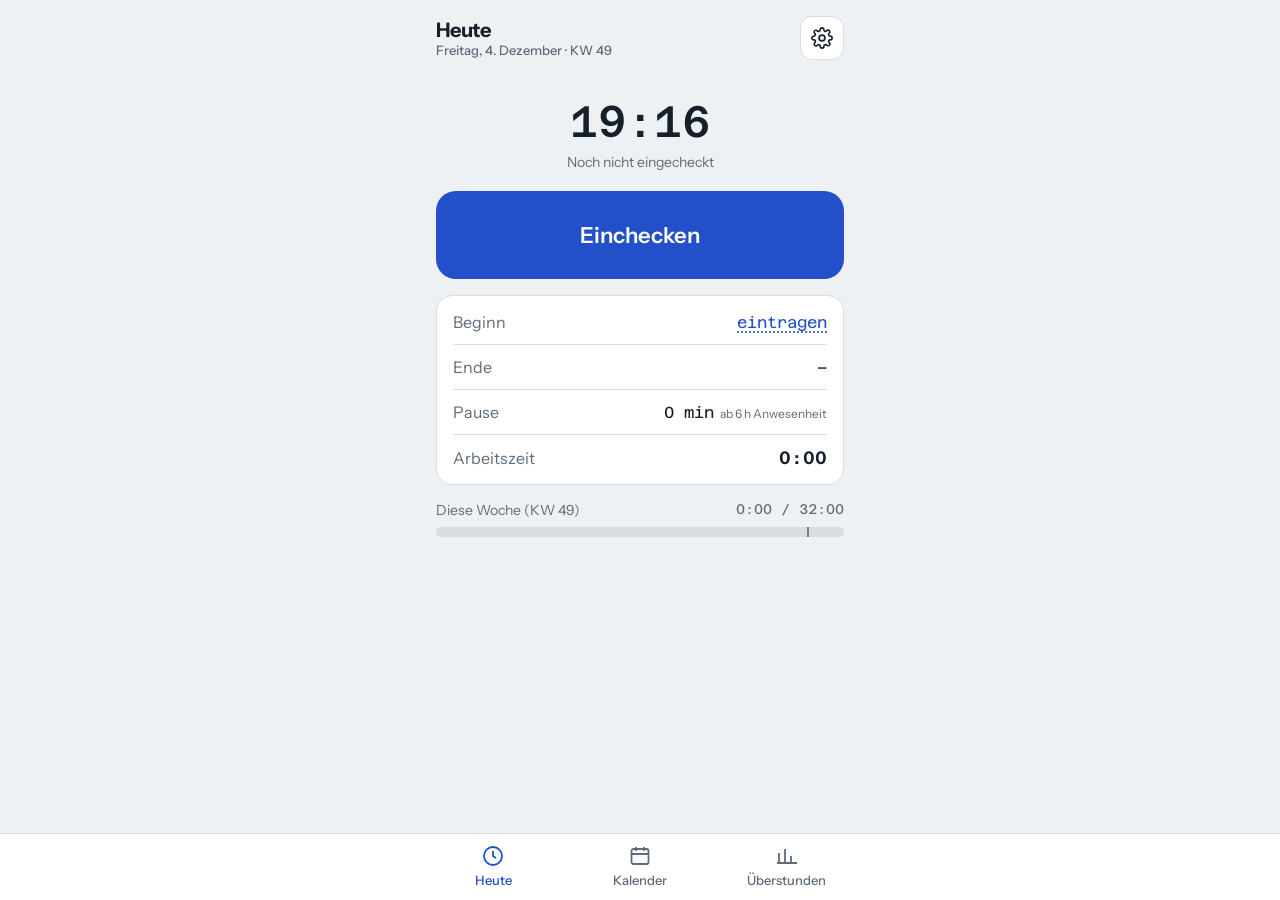
<file: index.html>
<!doctype html>
<html lang="de">
<head>
<meta charset="utf-8">
<meta name="viewport" content="width=device-width,initial-scale=1,viewport-fit=cover">
<title>Stempeluhr</title>
<meta name="theme-color" content="#2350C8">
<link rel="manifest" href="manifest.webmanifest">
<link rel="icon" href="icon-192.png">
<link rel="apple-touch-icon" href="icon-192.png">
<link rel="stylesheet" href="style.css">
</head>
<body>
<div class="app">
  <header>
    <div><h1 id="hdr">Heute</h1><small id="sub"></small></div>
    <button class="icon-btn" id="gear" aria-label="Einstellungen">
      <svg width="22" height="22" viewBox="0 0 24 24" fill="none" stroke="currentColor" stroke-width="1.8"><circle cx="12" cy="12" r="3.2"/><path d="M19.4 15a1.7 1.7 0 0 0 .3 1.8l.1.1a2 2 0 1 1-2.8 2.8l-.1-.1a1.7 1.7 0 0 0-1.8-.3 1.7 1.7 0 0 0-1 1.5V21a2 2 0 1 1-4 0v-.1a1.7 1.7 0 0 0-1.1-1.5 1.7 1.7 0 0 0-1.8.3l-.1.1a2 2 0 1 1-2.8-2.8l.1-.1a1.7 1.7 0 0 0 .3-1.8 1.7 1.7 0 0 0-1.5-1H3a2 2 0 1 1 0-4h.1a1.7 1.7 0 0 0 1.5-1.1 1.7 1.7 0 0 0-.3-1.8l-.1-.1a2 2 0 1 1 2.8-2.8l.1.1a1.7 1.7 0 0 0 1.8.3H9a1.7 1.7 0 0 0 1-1.5V3a2 2 0 1 1 4 0v.1a1.7 1.7 0 0 0 1 1.5 1.7 1.7 0 0 0 1.8-.3l.1-.1a2 2 0 1 1 2.8 2.8l-.1.1a1.7 1.7 0 0 0-.3 1.8V9a1.7 1.7 0 0 0 1.5 1H21a2 2 0 1 1 0 4h-.1a1.7 1.7 0 0 0-1.5 1z"/></svg>
    </button>
  </header>
  <section data-tab="heute" id="t-heute"></section>
  <section data-tab="kalender" id="t-kalender" hidden></section>
  <section data-tab="ueber" id="t-ueber" hidden></section>
</div>

<div class="tabbar"><nav role="tablist">
  <button role="tab" data-go="heute" aria-selected="true"><svg viewBox="0 0 24 24" fill="none" stroke="currentColor" stroke-width="1.8"><circle cx="12" cy="12" r="9"/><path d="M12 7v5l3 2"/></svg>Heute</button>
  <button role="tab" data-go="kalender" aria-selected="false"><svg viewBox="0 0 24 24" fill="none" stroke="currentColor" stroke-width="1.8"><rect x="3.5" y="5" width="17" height="15" rx="2"/><path d="M3.5 10h17M8 3v4M16 3v4"/></svg>Kalender</button>
  <button role="tab" data-go="ueber" aria-selected="false"><svg viewBox="0 0 24 24" fill="none" stroke="currentColor" stroke-width="1.8"><path d="M4 19V9M10 19V5M16 19v-7M22 19H2"/></svg>Überstunden</button>
</nav></div>

<div id="sheetHost"></div>
<input type="file" id="restoreFile" accept="application/json,.json" hidden>

<script src="calc.js"></script>
<script src="app.js"></script>
</body>
</html>
</file>
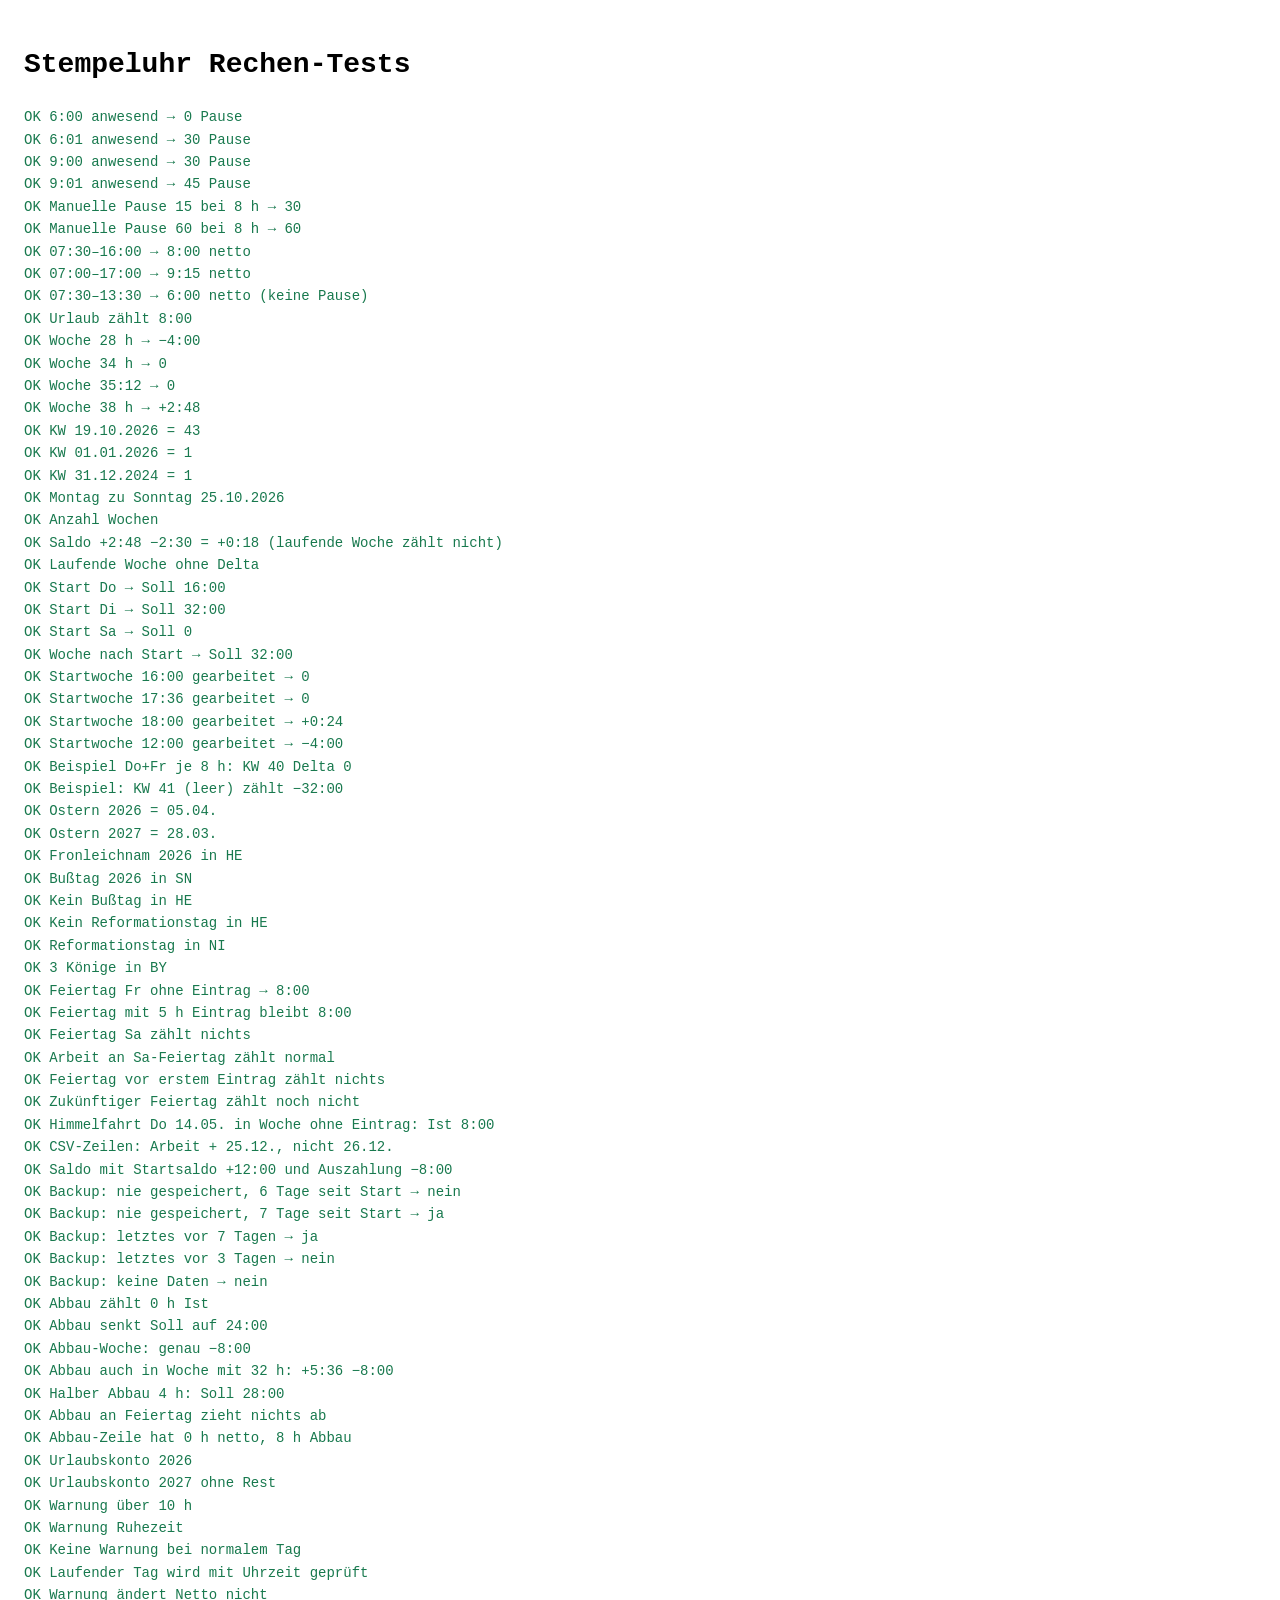
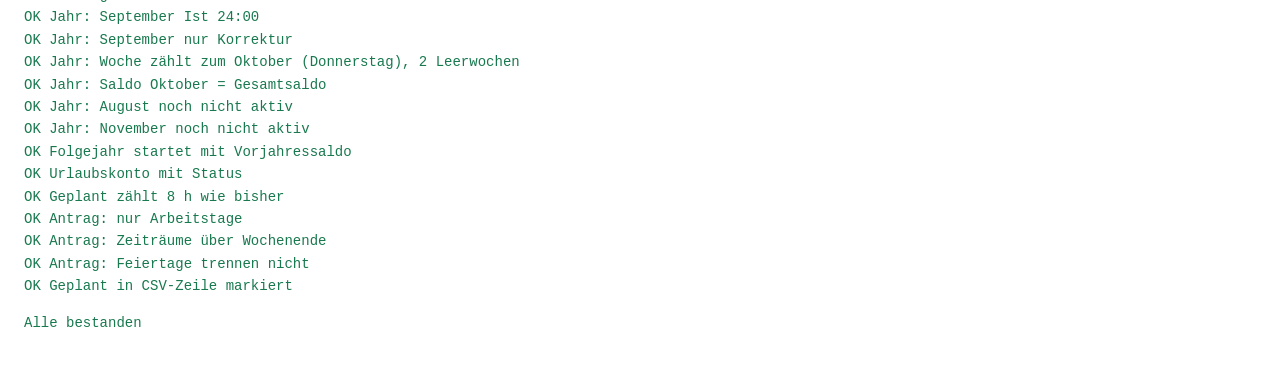
<file: tests.html>
<!doctype html>
<html lang="de">
<head><meta charset="utf-8"><meta name="viewport" content="width=device-width,initial-scale=1"><title>Stempeluhr Tests</title>
<style>body{font:14px/1.6 ui-monospace,Consolas,monospace;padding:16px}.ok{color:#18794E}.fail{color:#C2362B;font-weight:bold}</style></head>
<body>
<h1>Stempeluhr Rechen-Tests</h1>
<div id="out"></div>
<script src="calc.js"></script>
<script src="test-calc.js"></script>
<script>
  const r = window.testResult;
  document.getElementById("out").innerHTML = r.lines.map(l => `<div class="${l.startsWith("OK") ? "ok" : "fail"}">${l}</div>`).join("")
    + `<p class="${r.failed ? "fail" : "ok"}">${r.failed ? r.failed + " fehlgeschlagen" : "Alle bestanden"}</p>`;
</script>
</body>
</html>
</file>
<file: style.css>
/* Fonts ship with the app, so opening it makes no connection to a font service */
@font-face{font-family:"Instrument Sans";font-weight:400 700;font-display:swap;src:url(fonts/instrument-sans.woff2) format("woff2")}
@font-face{font-family:"Azeret Mono";font-weight:400 600;font-display:swap;src:url(fonts/azeret-mono.woff2) format("woff2")}
/* Layout: one phone-width column, header + tab body + fixed bottom tab bar */
:root{
  --bg:#EEF1F4; --surface:#FFFFFF; --ink:#16202B; --muted:#5E6B78; --line:#D7DDE3;
  --accent:#2350C8; --accent-ink:#FFFFFF; --plus:#18794E; --minus:#C2362B; --off:#B7791F; --soft:#E3E9F7;
  --sans:"Instrument Sans",system-ui,-apple-system,"Segoe UI",Roboto,sans-serif;
  --mono:"Azeret Mono",ui-monospace,"Roboto Mono",Consolas,monospace;
  color-scheme:light;
}
@media (prefers-color-scheme:dark){:root{
  --bg:#10151B; --surface:#19212A; --ink:#E8EDF2; --muted:#93A0AD; --line:#2A3542;
  --accent:#6E92F2; --accent-ink:#0B1220; --plus:#4CC38A; --minus:#F07167; --off:#E0A84A; --soft:#1F2C44; color-scheme:dark}}
*{box-sizing:border-box}
html,body{height:100%;margin:0}
body{background:var(--bg);color:var(--ink);font-family:var(--sans);font-size:16px;-webkit-tap-highlight-color:transparent}
[hidden]{display:none!important}
.app{max-width:440px;margin:0 auto;min-height:100%;display:flex;flex-direction:column;
  padding-left:max(16px,env(safe-area-inset-left,0px));padding-right:max(16px,env(safe-area-inset-right,0px));
  padding-top:env(safe-area-inset-top,0px);padding-bottom:calc(96px + env(safe-area-inset-bottom,0px))}
header{display:flex;align-items:center;justify-content:space-between;padding-block:16px 8px}
header h1{font-size:20px;margin:0;font-weight:700;letter-spacing:-.01em}
header small{display:block;color:var(--muted);font-size:13px;font-weight:500}
.icon-btn{width:44px;height:44px;border-radius:12px;border:1px solid var(--line);background:var(--surface);color:var(--ink);display:grid;place-items:center;cursor:pointer;font-size:20px}
.num{font-family:var(--mono);font-variant-numeric:tabular-nums}
section[data-tab]{display:flex;flex-direction:column;gap:16px;padding-top:8px}
/* Heute */
.clock{display:flex;flex-direction:column;align-items:center;gap:6px;padding-block:20px 4px}
.clock .now{font-family:var(--mono);font-size:44px;font-weight:500;letter-spacing:-.02em}
.clock .state{font-size:14px;color:var(--muted)}
.state .dot{display:inline-block;width:8px;height:8px;border-radius:50%;background:var(--plus);margin-right:6px;vertical-align:1px}
.big{width:100%;min-height:88px;border:0;border-radius:20px;font:600 22px var(--sans);cursor:pointer;background:var(--accent);color:var(--accent-ink)}
.big.out{background:var(--ink);color:var(--bg)}
.big.done{background:var(--surface);color:var(--muted);border:1px dashed var(--line);font-size:17px}
button:focus-visible,input:focus-visible{outline:3px solid var(--accent);outline-offset:2px}
.panel{background:var(--surface);border:1px solid var(--line);border-radius:16px;padding:4px 16px}
.row{display:flex;justify-content:space-between;align-items:baseline;padding-block:12px;border-bottom:1px solid var(--line);gap:12px}
.row:last-child{border-bottom:0}
.row span:first-child{color:var(--muted)}
.row .hint{font-size:12px;color:var(--muted);margin-left:6px;font-family:var(--sans)}
.row.total span:last-child{font-weight:600;font-size:18px}
.row[data-time]{position:relative}
.row[data-time] input{position:absolute;inset:0;opacity:0;width:100%;height:100%;padding:0;border:0;margin:0;font-size:16px;cursor:pointer;z-index:1}
.row[data-time] input:disabled{pointer-events:none}
.row.tap{cursor:pointer}
.tapval{color:var(--accent);text-decoration:underline dotted;text-underline-offset:4px}
.week{display:flex;flex-direction:column;gap:8px}
.week .lbl{display:flex;justify-content:space-between;font-size:14px;color:var(--muted)}
.bar{height:10px;border-radius:6px;background:var(--line);position:relative;overflow:hidden}
.bar i{position:absolute;inset:0 auto 0 0;background:var(--accent);border-radius:6px}
.bar b{position:absolute;top:0;bottom:0;width:2px;background:var(--ink);opacity:.5}
.link{background:none;border:0;color:var(--accent);font:500 14px var(--sans);cursor:pointer;align-self:center;padding:8px}
.warn{background:var(--surface);border:1px solid var(--off);border-radius:14px;padding:12px 16px;display:flex;justify-content:space-between;align-items:center;gap:12px;font-size:14px}
.warn button{border:0;background:var(--off);color:var(--surface);font:600 14px var(--sans);border-radius:10px;padding:10px 14px;cursor:pointer;flex:0 0 auto}
/* Kalender */
.monthbar{display:flex;align-items:center;justify-content:space-between}
.monthbar h2{font-size:18px;margin:0}
.cal{display:grid;grid-template-columns:repeat(7,minmax(0,1fr));gap:4px}
.cal .wd{font-size:12px;color:var(--muted);text-align:center;padding-bottom:4px;text-transform:uppercase;letter-spacing:.06em}
.cal button{aspect-ratio:1/1.15;max-width:100%;border:1px solid transparent;border-radius:10px;background:var(--surface);color:var(--ink);
  display:flex;flex-direction:column;align-items:center;justify-content:center;gap:2px;cursor:pointer;font:500 15px var(--sans);padding:0}
.cal button{position:relative}
.cal .wmark{position:absolute;top:2px;right:4px;font-style:normal;font-size:11px;color:var(--off)}
.cal button.planned{border:1px dashed var(--off)}
.cal button.empty{visibility:hidden}
.cal button.we{background:transparent;color:var(--muted)}
.cal button.today{border-color:var(--accent)}
.cal button small{font-family:var(--mono);font-size:10px;color:var(--muted)}
.cal button.off small{color:var(--off);font-family:var(--sans);font-weight:600;font-size:9px;white-space:nowrap}
.legend{display:flex;gap:14px;flex-wrap:wrap;font-size:13px;color:var(--muted)}
.legend span::before{content:"";display:inline-block;width:10px;height:10px;border-radius:3px;margin-right:6px;vertical-align:-1px;background:var(--c)}
/* Überstunden */
.saldo{display:flex;flex-direction:column;align-items:center;gap:4px;padding-block:24px 12px}
.saldo .v{font-family:var(--mono);font-size:56px;font-weight:600;letter-spacing:-.03em}
.saldo .cap{color:var(--muted);font-size:14px}
.pos{color:var(--plus)} .neg{color:var(--minus)} .zero{color:var(--muted)}
.rule{font-size:13px;color:var(--muted);line-height:1.5;margin:0}
.empty-state{text-align:center;color:var(--muted);padding:32px 8px;line-height:1.5}
.wk{display:grid;grid-template-columns:auto 1fr auto;gap:4px 12px;align-items:baseline;padding-block:12px;border-bottom:1px solid var(--line)}
.wk:last-child{border-bottom:0}
.wk.corr{cursor:pointer}
.tip{margin:0;padding-block:12px 4px;font-size:14px;color:var(--muted)}
.tip .num{color:var(--ink);font-weight:600}
.chart{display:block;width:100%;height:auto;margin-bottom:8px;touch-action:pan-y}
.chart text{fill:var(--muted);font:11px var(--sans)}
.chart .grid{stroke:var(--line);stroke-width:1}
.chart .zero{stroke:var(--muted);stroke-width:1}
.chart .line{fill:none;stroke:var(--accent);stroke-width:2;stroke-linecap:round;stroke-linejoin:round}
.chart .cross{stroke:var(--muted);stroke-width:1;stroke-dasharray:3 3}
.chart .dot{fill:var(--accent);stroke:var(--surface);stroke-width:2}
.chart .hit{fill:transparent;cursor:pointer}
.wk .k{font-weight:600}
.wk .d{color:var(--muted);font-size:13px}
.wk .x{font-family:var(--mono);font-weight:600}
.pill{font-size:11px;font-weight:600;padding:2px 8px;border-radius:999px;background:var(--soft);color:var(--accent);margin-left:6px;vertical-align:1px}
/* Tab bar */
.tabbar{position:fixed;left:0;right:0;bottom:0;background:var(--surface);border-top:1px solid var(--line);z-index:5;
  padding-bottom:env(safe-area-inset-bottom,0px);padding-left:env(safe-area-inset-left,0px);padding-right:env(safe-area-inset-right,0px)}
.tabbar nav{max-width:440px;margin:0 auto;display:grid;grid-template-columns:repeat(3,1fr)}
.tabbar button{background:none;border:0;color:var(--muted);font:500 13px var(--sans);display:flex;flex-direction:column;align-items:center;gap:4px;padding:10px 0 12px;cursor:pointer}
.tabbar button[aria-selected="true"]{color:var(--accent)}
.tabbar svg{width:24px;height:24px}
/* Sheets */
.scrim{position:fixed;inset:0;background:rgba(10,15,20,.45);display:flex;align-items:flex-end;justify-content:center;z-index:20}
.sheet{background:var(--surface);width:100%;max-width:440px;border-radius:20px 20px 0 0;max-height:90%;overflow:auto;
  padding:20px max(16px,env(safe-area-inset-right,0px)) calc(20px + env(safe-area-inset-bottom,0px)) max(16px,env(safe-area-inset-left,0px));display:flex;flex-direction:column;gap:16px}
.sheet h3{margin:0;font-size:18px}
.seg{display:grid;grid-template-columns:repeat(4,1fr);gap:4px;background:var(--bg);padding:4px;border-radius:12px}
.seg.two{grid-template-columns:repeat(2,1fr)}
.seg.five{grid-template-columns:repeat(5,minmax(0,1fr))}
.seg.five button{font-size:13px}
.seg button{border:0;background:none;border-radius:9px;padding:10px 0;font:500 14px var(--sans);color:var(--muted);cursor:pointer}
.seg button[aria-pressed="true"]{background:var(--surface);color:var(--ink);box-shadow:0 1px 2px rgba(0,0,0,.12)}
.fields{display:grid;grid-template-columns:1fr 1fr;gap:12px}
label{display:flex;flex-direction:column;gap:6px;font-size:13px;color:var(--muted)}
input{font:500 18px var(--mono);padding:12px;border-radius:12px;border:1px solid var(--line);background:var(--bg);color:var(--ink);min-width:0;width:100%}
.full{grid-column:1/-1}
.result{display:flex;justify-content:space-between;align-items:baseline;padding:12px 16px;background:var(--soft);border-radius:12px}
.result b{font-family:var(--mono);font-size:22px}
.error{color:var(--minus);font-size:14px;margin:0}
.actions{display:flex;gap:10px}
.actions button{flex:1;min-height:52px;border-radius:14px;font:600 16px var(--sans);cursor:pointer;border:1px solid var(--line);background:var(--surface);color:var(--ink)}
.actions .primary{background:var(--accent);color:var(--accent-ink);border-color:var(--accent)}
.actions .danger{color:var(--minus);flex:0 0 auto;padding-inline:18px}
.set-row{align-items:center}
.set-row input{width:96px;text-align:right}
label.pick{flex-direction:row;align-items:center;gap:12px;font-size:16px;color:var(--ink);padding-block:10px;border-bottom:1px solid var(--line);cursor:pointer}
label.pick:last-child{border-bottom:0}
label.pick input{width:22px;height:22px;flex:0 0 auto}
details.privacy{font-size:14px;color:var(--muted);line-height:1.5}
details.privacy summary{cursor:pointer;font-weight:600;color:var(--ink);padding-block:4px}
details.privacy p{margin:8px 0 0}
select{font:500 15px var(--sans);padding:10px;border-radius:12px;border:1px solid var(--line);background:var(--bg);color:var(--ink);min-width:0;max-width:200px}
.holiday-note{margin:0;color:var(--off);font-size:14px;font-weight:600}
.toast{position:fixed;left:50%;transform:translateX(-50%);bottom:calc(92px + env(safe-area-inset-bottom,0px));background:var(--ink);color:var(--bg);padding:10px 16px;border-radius:10px;font-size:14px;z-index:30;max-width:calc(100% - 32px)}
@media (prefers-reduced-motion:no-preference){.sheet{animation:up .18s ease-out}@keyframes up{from{transform:translateY(24px);opacity:.6}}}
</file>
